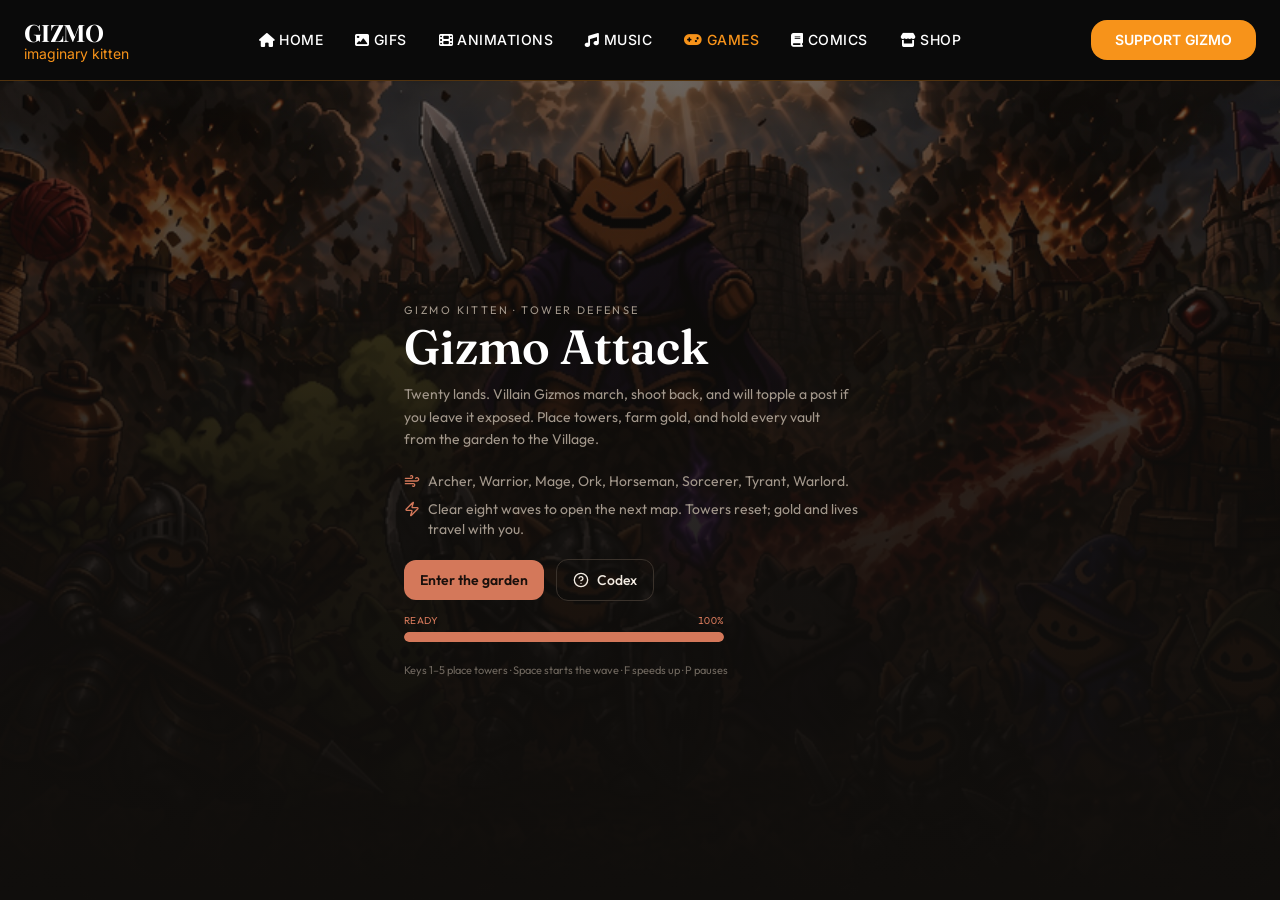
<file: index.html>
<!DOCTYPE html>
<html lang="en">
<head>
  <meta charset="UTF-8" />
  <meta name="viewport" content="width=device-width, initial-scale=1.0, maximum-scale=1.0, user-scalable=no" />
  <title>Gizmo Attack • Gizmo's Games</title>
  <link rel="icon" href="https://gizmokitten.io/favicon.ico" type="image/x-icon" />
  <link rel="stylesheet" href="https://cdnjs.cloudflare.com/ajax/libs/font-awesome/6.6.0/css/all.min.css" />
  <link rel="stylesheet" href="./assets/style.css" />
  <style>
    html, body, #root { height: 100%; margin: 0; background: #0A0A0A; overflow: hidden; }
  </style>
</head>
<body>
  <div id="root"></div>
  <script>window.__GIZMO_ASSETS = "./gizmo-attack";</script>
  <script src="./assets/play.js"></script>
</body>
</html>
</file>
<file: assets/style.css>
@import "https://fonts.googleapis.com/css2?family=Fraunces:opsz,wght@9..144,500;9..144,600;9..144,700&family=Outfit:wght@400;500;600&family=Playfair+Display:wght@700&family=Inter:wght@400;500;600;700&display=swap";@layer components;@layer properties{@supports (((-webkit-hyphens:none)) and (not (margin-trim:inline))) or ((-moz-orient:inline) and (not (color:rgb(from red r g b)))){*,:before,:after,::backdrop{--tw-scale-x:1;--tw-scale-y:1;--tw-scale-z:1;--tw-rotate-x:initial;--tw-rotate-y:initial;--tw-rotate-z:initial;--tw-skew-x:initial;--tw-skew-y:initial;--tw-space-y-reverse:0;--tw-border-style:solid;--tw-gradient-position:initial;--tw-gradient-from:#0000;--tw-gradient-via:#0000;--tw-gradient-to:#0000;--tw-gradient-stops:initial;--tw-gradient-via-stops:initial;--tw-gradient-from-position:0%;--tw-gradient-via-position:50%;--tw-gradient-to-position:100%;--tw-leading:initial;--tw-font-weight:initial;--tw-tracking:initial;--tw-ordinal:initial;--tw-slashed-zero:initial;--tw-numeric-figure:initial;--tw-numeric-spacing:initial;--tw-numeric-fraction:initial;--tw-shadow:0 0 #0000;--tw-shadow-color:initial;--tw-shadow-alpha:100%;--tw-inset-shadow:0 0 #0000;--tw-inset-shadow-color:initial;--tw-inset-shadow-alpha:100%;--tw-ring-color:initial;--tw-ring-shadow:0 0 #0000;--tw-inset-ring-color:initial;--tw-inset-ring-shadow:0 0 #0000;--tw-ring-inset:initial;--tw-ring-offset-width:0px;--tw-ring-offset-color:#fff;--tw-ring-offset-shadow:0 0 #0000;--tw-outline-style:solid;--tw-blur:initial;--tw-brightness:initial;--tw-contrast:initial;--tw-grayscale:initial;--tw-hue-rotate:initial;--tw-invert:initial;--tw-opacity:initial;--tw-saturate:initial;--tw-sepia:initial;--tw-drop-shadow:initial;--tw-drop-shadow-color:initial;--tw-drop-shadow-alpha:100%;--tw-drop-shadow-size:initial;--tw-backdrop-blur:initial;--tw-backdrop-brightness:initial;--tw-backdrop-contrast:initial;--tw-backdrop-grayscale:initial;--tw-backdrop-hue-rotate:initial;--tw-backdrop-invert:initial;--tw-backdrop-opacity:initial;--tw-backdrop-saturate:initial;--tw-backdrop-sepia:initial;--tw-duration:initial;--tw-ease:initial;--tw-content:"";--tw-translate-x:0;--tw-translate-y:0;--tw-translate-z:0}}}@layer theme{:root,:host{--font-sans:"Outfit", ui-sans-serif, system-ui, sans-serif;--font-mono:ui-monospace, SFMono-Regular, Menlo, Monaco, Consolas, "Liberation Mono", "Courier New", monospace;--color-red-500:oklch(63.7% .237 25.331);--color-orange-600:oklch(64.6% .222 41.116);--color-zinc-50:oklch(98.5% 0 none);--color-zinc-400:oklch(70.5% .015 286.067);--color-zinc-500:oklch(55.2% .016 285.938);--color-zinc-900:oklch(21% .006 285.885);--color-zinc-950:oklch(14.1% .005 285.823);--color-neutral-100:oklch(97% 0 none);--color-neutral-300:oklch(87% 0 none);--color-neutral-500:oklch(55.6% 0 none);--color-neutral-700:oklch(37.1% 0 none);--color-neutral-900:oklch(20.5% 0 none);--color-black:#000;--color-white:#fff;--spacing:.25rem;--container-xs:20rem;--container-sm:24rem;--container-md:28rem;--container-lg:32rem;--container-2xl:42rem;--container-7xl:80rem;--text-xs:.75rem;--text-xs--line-height:calc(1 / .75);--text-sm:.875rem;--text-sm--line-height:calc(1.25 / .875);--text-base:1rem;--text-lg:1.125rem;--text-lg--line-height:calc(1.75 / 1.125);--text-xl:1.25rem;--text-xl--line-height:calc(1.75 / 1.25);--text-2xl:1.5rem;--text-2xl--line-height:calc(2 / 1.5);--text-3xl:1.875rem;--text-4xl:2.25rem;--text-4xl--line-height:calc(2.5 / 2.25);--text-5xl:3rem;--text-5xl--line-height:1;--font-weight-normal:400;--font-weight-medium:500;--font-weight-semibold:600;--font-weight-bold:700;--tracking-tight:-.025em;--tracking-wide:.025em;--leading-tight:1.25;--leading-snug:1.375;--leading-normal:1.5;--leading-relaxed:1.625;--radius-xs:.125rem;--radius-sm:8px;--radius-md:12px;--radius-lg:16px;--radius-xl:24px;--radius-2xl:1rem;--ease-out:cubic-bezier(0, 0, .2, 1);--ease-in-out:cubic-bezier(.4, 0, .2, 1);--animate-pulse:pulse 2s cubic-bezier(.4, 0, .6, 1) infinite;--blur-sm:8px;--default-transition-duration:.15s;--default-transition-timing-function:cubic-bezier(.4, 0, .2, 1);--default-font-family:var(--font-sans);--default-mono-font-family:var(--font-mono);--color-bg:#100e0c;--color-surface:#1c1814;--color-raised:#261f19;--color-fg:#f3ece3;--color-muted:#a3988c;--color-faint:#6f675e;--color-accent:#d4785a;--color-accent-fg:#1a100c;--color-sage:#7d9a78;--color-sage-fg:#0f140f;--color-danger:#c45c4a;--color-border:#3a322b;--color-gold:#e6d3b3;--font-display:"Fraunces", ui-serif, Georgia, serif}}@layer base{*,:after,:before,::backdrop{box-sizing:border-box;border:0 solid;margin:0;padding:0}::file-selector-button{box-sizing:border-box;border:0 solid;margin:0;padding:0}html,:host{-webkit-text-size-adjust:100%;tab-size:4;line-height:1.5;font-family:var(--default-font-family,-apple-system, BlinkMacSystemFont, "Segoe UI", Roboto, "Helvetica Neue", "Noto Sans", Arial, sans-serif, "Apple Color Emoji", "Segoe UI Emoji", "Segoe UI Symbol", "Noto Color Emoji");font-feature-settings:var(--default-font-feature-settings,normal);font-variation-settings:var(--default-font-variation-settings,normal);-webkit-tap-highlight-color:transparent}hr{height:0;color:inherit;border-top-width:1px}abbr:where([title]){-webkit-text-decoration:underline dotted;text-decoration:underline dotted}h1,h2,h3,h4,h5,h6{font-size:inherit;font-weight:inherit}a{color:inherit;-webkit-text-decoration:inherit;-webkit-text-decoration:inherit;-webkit-text-decoration:inherit;-webkit-text-decoration:inherit;text-decoration:inherit}b,strong{font-weight:bolder}code,kbd,samp,pre{font-family:var(--default-mono-font-family,ui-monospace, SFMono-Regular, Menlo, Monaco, Consolas, "Liberation Mono", "Courier New", monospace);font-feature-settings:var(--default-mono-font-feature-settings,normal);font-variation-settings:var(--default-mono-font-variation-settings,normal);font-size:1em}small{font-size:80%}sub,sup{vertical-align:baseline;font-size:75%;line-height:0;position:relative}sub{bottom:-.25em}sup{top:-.5em}table{text-indent:0;border-color:inherit;border-collapse:collapse}:-moz-focusring:where(:not(iframe)){outline:auto}progress{vertical-align:baseline}summary{display:list-item}ol,ul,menu{list-style:none}img,svg,video,canvas,audio,iframe,embed,object{vertical-align:middle;display:block}img,video{max-width:100%;height:auto}button,input,select,optgroup,textarea{font:inherit;font-feature-settings:inherit;font-variation-settings:inherit;letter-spacing:inherit;color:inherit;opacity:1;background-color:#0000;border-radius:0}::file-selector-button{font:inherit;font-feature-settings:inherit;font-variation-settings:inherit;letter-spacing:inherit;color:inherit;opacity:1;background-color:#0000;border-radius:0}:where(select:is([multiple],[size])) optgroup{font-weight:bolder}:where(select:is([multiple],[size])) optgroup option{padding-inline-start:20px}::file-selector-button{margin-inline-end:4px}::placeholder{opacity:1}@supports (not ((-webkit-appearance:-apple-pay-button))) or (contain-intrinsic-size:1px){::placeholder{color:currentColor}@supports (color:color-mix(in lab, red, red)){::placeholder{color:color-mix(in oklab, currentcolor 50%, transparent)}}}textarea{resize:vertical}::-webkit-search-decoration{-webkit-appearance:none}::-webkit-date-and-time-value{min-height:1lh;text-align:inherit}::-webkit-datetime-edit{display:inline-flex}::-webkit-datetime-edit-fields-wrapper{padding:0}::-webkit-datetime-edit{padding-block:0}::-webkit-datetime-edit-year-field{padding-block:0}::-webkit-datetime-edit-month-field{padding-block:0}::-webkit-datetime-edit-day-field{padding-block:0}::-webkit-datetime-edit-hour-field{padding-block:0}::-webkit-datetime-edit-minute-field{padding-block:0}::-webkit-datetime-edit-second-field{padding-block:0}::-webkit-datetime-edit-millisecond-field{padding-block:0}::-webkit-datetime-edit-meridiem-field{padding-block:0}::-webkit-calendar-picker-indicator{line-height:1}:-moz-ui-invalid{box-shadow:none}button,input:where([type=button],[type=reset],[type=submit]){appearance:button}::file-selector-button{appearance:button}::-webkit-inner-spin-button{height:auto}::-webkit-outer-spin-button{height:auto}[hidden]:where(:not([hidden=until-found])){display:none!important}html,body,#app{background:var(--color-bg);min-height:100%;color:var(--color-fg);font-family:var(--font-sans)}button:not(:disabled),[role=button]:not(:disabled){cursor:pointer}*{box-sizing:border-box}}@layer utilities{.pointer-events-auto{pointer-events:auto}.pointer-events-none{pointer-events:none}.collapse{visibility:collapse}.invisible{visibility:hidden}.visible{visibility:visible}.absolute{position:absolute}.fixed{position:fixed}.relative{position:relative}.static{position:static}.sticky{position:sticky}.inset-0{inset:0}.inset-x-0{inset-inline:0}.top-2{top:calc(var(--spacing) * 2)}.right-1{right:var(--spacing)}.right-2{right:calc(var(--spacing) * 2)}.right-3{right:calc(var(--spacing) * 3)}.right-4{right:calc(var(--spacing) * 4)}.left-1{left:var(--spacing)}.left-2{left:calc(var(--spacing) * 2)}.left-3{left:calc(var(--spacing) * 3)}.left-4{left:calc(var(--spacing) * 4)}.z-20{z-index:20}.z-40{z-index:40}.container{width:100%}@media (width>=40rem){.container{max-width:40rem}}@media (width>=48rem){.container{max-width:48rem}}@media (width>=64rem){.container{max-width:64rem}}@media (width>=80rem){.container{max-width:80rem}}@media (width>=96rem){.container{max-width:96rem}}.mx-auto{margin-inline:auto}.-mt-1{margin-top:calc(var(--spacing) * -1)}.mt-0\.5{margin-top:calc(var(--spacing) * .5)}.mt-1{margin-top:var(--spacing)}.mt-1\.5{margin-top:calc(var(--spacing) * 1.5)}.mt-2{margin-top:calc(var(--spacing) * 2)}.mt-3{margin-top:calc(var(--spacing) * 3)}.mt-4{margin-top:calc(var(--spacing) * 4)}.mt-5{margin-top:calc(var(--spacing) * 5)}.mr-1{margin-right:var(--spacing)}.mb-1{margin-bottom:var(--spacing)}.ml-px{margin-left:1px}.block{display:block}.flex{display:flex}.grid{display:grid}.hidden{display:none}.inline{display:inline}.inline-flex{display:inline-flex}.table{display:table}.size-3{width:calc(var(--spacing) * 3);height:calc(var(--spacing) * 3)}.size-3\.5{width:calc(var(--spacing) * 3.5);height:calc(var(--spacing) * 3.5)}.size-4{width:calc(var(--spacing) * 4);height:calc(var(--spacing) * 4)}.size-5{width:calc(var(--spacing) * 5);height:calc(var(--spacing) * 5)}.size-7{width:calc(var(--spacing) * 7);height:calc(var(--spacing) * 7)}.size-8{width:calc(var(--spacing) * 8);height:calc(var(--spacing) * 8)}.size-9{width:calc(var(--spacing) * 9);height:calc(var(--spacing) * 9)}.size-10{width:calc(var(--spacing) * 10);height:calc(var(--spacing) * 10)}.size-14{width:calc(var(--spacing) * 14);height:calc(var(--spacing) * 14)}.h-1{height:var(--spacing)}.h-2\.5{height:calc(var(--spacing) * 2.5)}.h-8{height:calc(var(--spacing) * 8)}.h-16{height:calc(var(--spacing) * 16)}.h-20{height:calc(var(--spacing) * 20)}.h-dvh{height:100dvh}.h-full{height:100%}.max-h-\[min\(100\%\,640px\)\]{max-height:min(100%,640px)}.min-h-0{min-height:0}.min-h-dvh{min-height:100dvh}.min-h-full{min-height:100%}.min-h-screen{min-height:100vh}.w-8{width:calc(var(--spacing) * 8)}.w-12{width:calc(var(--spacing) * 12)}.w-full{width:100%}.max-w-2xl{max-width:var(--container-2xl)}.max-w-7xl{max-width:var(--container-7xl)}.max-w-\[9rem\]{max-width:9rem}.max-w-lg{max-width:var(--container-lg)}.max-w-md{max-width:var(--container-md)}.max-w-sm{max-width:var(--container-sm)}.max-w-xs{max-width:var(--container-xs)}.min-w-0{min-width:0}.min-w-\[68px\]{min-width:68px}.min-w-\[140px\]{min-width:140px}.flex-1{flex:1}.shrink{flex-shrink:1}.shrink-0{flex-shrink:0}.scale-100{--tw-scale-x:100%;--tw-scale-y:100%;--tw-scale-z:100%;scale:var(--tw-scale-x) var(--tw-scale-y)}.scale-\[0\.25\]{scale:.25}.transform{transform:var(--tw-rotate-x,) var(--tw-rotate-y,) var(--tw-rotate-z,) var(--tw-skew-x,) var(--tw-skew-y,)}.animate-pulse{animation:var(--animate-pulse)}.cursor-pointer{cursor:pointer}.touch-none{touch-action:none}.resize{resize:both}.list-disc{list-style-type:disc}.grid-cols-2{grid-template-columns:repeat(2,minmax(0,1fr))}.grid-cols-3{grid-template-columns:repeat(3,minmax(0,1fr))}.grid-cols-4{grid-template-columns:repeat(4,minmax(0,1fr))}.flex-col{flex-direction:column}.flex-row{flex-direction:row}.flex-wrap{flex-wrap:wrap}.place-items-center{place-items:center}.items-center{align-items:center}.items-start{align-items:flex-start}.justify-between{justify-content:space-between}.justify-center{justify-content:center}.justify-end{justify-content:flex-end}.gap-1{gap:var(--spacing)}.gap-1\.5{gap:calc(var(--spacing) * 1.5)}.gap-2{gap:calc(var(--spacing) * 2)}.gap-3{gap:calc(var(--spacing) * 3)}.gap-4{gap:calc(var(--spacing) * 4)}.gap-5{gap:calc(var(--spacing) * 5)}.gap-6{gap:calc(var(--spacing) * 6)}:where(.space-y-1>:not(:last-child)){--tw-space-y-reverse:0;margin-block-start:calc(var(--spacing) * var(--tw-space-y-reverse));margin-block-end:calc(var(--spacing) * calc(1 - var(--tw-space-y-reverse)))}:where(.space-y-2>:not(:last-child)){--tw-space-y-reverse:0;margin-block-start:calc(calc(var(--spacing) * 2) * var(--tw-space-y-reverse));margin-block-end:calc(calc(var(--spacing) * 2) * calc(1 - var(--tw-space-y-reverse)))}:where(.space-y-3>:not(:last-child)){--tw-space-y-reverse:0;margin-block-start:calc(calc(var(--spacing) * 3) * var(--tw-space-y-reverse));margin-block-end:calc(calc(var(--spacing) * 3) * calc(1 - var(--tw-space-y-reverse)))}.truncate{text-overflow:ellipsis;white-space:nowrap;overflow:hidden}.overflow-auto{overflow:auto}.overflow-hidden{overflow:hidden}.overflow-x-auto{overflow-x:auto}.overflow-y-auto{overflow-y:auto}.overscroll-contain{overscroll-behavior:contain}.rounded{border-radius:.25rem}.rounded-2xl{border-radius:var(--radius-2xl)}.rounded-full{border-radius:2147483647px}.rounded-lg{border-radius:var(--radius-lg)}.rounded-md{border-radius:var(--radius-md)}.rounded-xl{border-radius:var(--radius-xl)}.border{border-style:var(--tw-border-style);border-width:1px}.border-t{border-top-style:var(--tw-border-style);border-top-width:1px}.border-b{border-bottom-style:var(--tw-border-style);border-bottom-width:1px}.border-\[\#f7931a\]\/30{border-color:oklab(75.2349% .0765484 .147603/.3)}.border-accent{border-color:var(--color-accent)}.border-border{border-color:var(--color-border)}.border-neutral-300{border-color:var(--color-neutral-300)}.bg-\[\#0A0A0A\]{background-color:#0a0a0a}.bg-\[\#111\]{background-color:#111}.bg-\[\#f7931a\]{background-color:#f7931a}.bg-accent{background-color:var(--color-accent)}.bg-accent\/25{background-color:#d4785a40}@supports (color:color-mix(in lab, red, red)){.bg-accent\/25{background-color:color-mix(in oklab, var(--color-accent) 25%, transparent)}}.bg-bg{background-color:var(--color-bg)}.bg-bg\/70{background-color:#100e0cb3}@supports (color:color-mix(in lab, red, red)){.bg-bg\/70{background-color:color-mix(in oklab, var(--color-bg) 70%, transparent)}}.bg-black{background-color:var(--color-black)}.bg-black\/10{background-color:#0000001a}@supports (color:color-mix(in lab, red, red)){.bg-black\/10{background-color:color-mix(in oklab, var(--color-black) 10%, transparent)}}.bg-black\/70{background-color:#000000b3}@supports (color:color-mix(in lab, red, red)){.bg-black\/70{background-color:color-mix(in oklab, var(--color-black) 70%, transparent)}}.bg-raised{background-color:var(--color-raised)}.bg-raised\/50{background-color:#261f1980}@supports (color:color-mix(in lab, red, red)){.bg-raised\/50{background-color:color-mix(in oklab, var(--color-raised) 50%, transparent)}}.bg-raised\/60{background-color:#261f1999}@supports (color:color-mix(in lab, red, red)){.bg-raised\/60{background-color:color-mix(in oklab, var(--color-raised) 60%, transparent)}}.bg-sage{background-color:var(--color-sage)}.bg-surface{background-color:var(--color-surface)}.bg-surface\/90{background-color:#1c1814e6}@supports (color:color-mix(in lab, red, red)){.bg-surface\/90{background-color:color-mix(in oklab, var(--color-surface) 90%, transparent)}}.bg-white\/8{background-color:#ffffff14}@supports (color:color-mix(in lab, red, red)){.bg-white\/8{background-color:color-mix(in oklab, var(--color-white) 8%, transparent)}}.bg-zinc-50{background-color:var(--color-zinc-50)}.bg-gradient-to-t{--tw-gradient-position:to top in oklab;background-image:linear-gradient(var(--tw-gradient-stops))}.from-bg{--tw-gradient-from:var(--color-bg);--tw-gradient-stops:var(--tw-gradient-via-stops,var(--tw-gradient-position), var(--tw-gradient-from) var(--tw-gradient-from-position), var(--tw-gradient-to) var(--tw-gradient-to-position))}.via-bg\/80{--tw-gradient-via:#100e0ccc}@supports (color:color-mix(in lab, red, red)){.via-bg\/80{--tw-gradient-via:color-mix(in oklab, var(--color-bg) 80%, transparent)}}.via-bg\/80{--tw-gradient-via-stops:var(--tw-gradient-position), var(--tw-gradient-from) var(--tw-gradient-from-position), var(--tw-gradient-via) var(--tw-gradient-via-position), var(--tw-gradient-to) var(--tw-gradient-to-position);--tw-gradient-stops:var(--tw-gradient-via-stops)}.to-bg\/30{--tw-gradient-to:#100e0c4d}@supports (color:color-mix(in lab, red, red)){.to-bg\/30{--tw-gradient-to:color-mix(in oklab, var(--color-bg) 30%, transparent)}}.to-bg\/30{--tw-gradient-stops:var(--tw-gradient-via-stops,var(--tw-gradient-position), var(--tw-gradient-from) var(--tw-gradient-from-position), var(--tw-gradient-to) var(--tw-gradient-to-position))}.bg-cover{background-size:cover}.bg-center{background-position:50%}.object-contain{object-fit:contain}.object-cover{object-fit:cover}.p-1\.5{padding:calc(var(--spacing) * 1.5)}.p-2{padding:calc(var(--spacing) * 2)}.p-3{padding:calc(var(--spacing) * 3)}.p-5{padding:calc(var(--spacing) * 5)}.p-6{padding:calc(var(--spacing) * 6)}.p-8{padding:calc(var(--spacing) * 8)}.p-\[16px\]{padding:16px}.px-1{padding-inline:var(--spacing)}.px-1\.5{padding-inline:calc(var(--spacing) * 1.5)}.px-2{padding-inline:calc(var(--spacing) * 2)}.px-3{padding-inline:calc(var(--spacing) * 3)}.px-4{padding-inline:calc(var(--spacing) * 4)}.px-5{padding-inline:calc(var(--spacing) * 5)}.px-6{padding-inline:calc(var(--spacing) * 6)}.py-1{padding-block:var(--spacing)}.py-1\.5{padding-block:calc(var(--spacing) * 1.5)}.py-2{padding-block:calc(var(--spacing) * 2)}.py-2\.5{padding-block:calc(var(--spacing) * 2.5)}.py-3{padding-block:calc(var(--spacing) * 3)}.py-10{padding-block:calc(var(--spacing) * 10)}.pr-3\.5{padding-right:calc(var(--spacing) * 3.5)}.pb-0\.5{padding-bottom:calc(var(--spacing) * .5)}.pb-4{padding-bottom:calc(var(--spacing) * 4)}.pl-4{padding-left:calc(var(--spacing) * 4)}.text-center{text-align:center}.text-left{text-align:left}.text-right{text-align:right}.font-display{font-family:var(--font-display)}.text-2xl{font-size:var(--text-2xl);line-height:var(--tw-leading,var(--text-2xl--line-height))}.text-4xl{font-size:var(--text-4xl);line-height:var(--tw-leading,var(--text-4xl--line-height))}.text-lg{font-size:var(--text-lg);line-height:var(--tw-leading,var(--text-lg--line-height))}.text-sm{font-size:var(--text-sm);line-height:var(--tw-leading,var(--text-sm--line-height))}.text-xl{font-size:var(--text-xl);line-height:var(--tw-leading,var(--text-xl--line-height))}.text-xs{font-size:var(--text-xs);line-height:var(--tw-leading,var(--text-xs--line-height))}.text-\[9\.5px\]{font-size:9.5px}.text-\[9px\]{font-size:9px}.text-\[10px\]{font-size:10px}.text-\[11px\]{font-size:11px}.text-\[13px\]{font-size:13px}.leading-none{--tw-leading:1;line-height:1}.leading-relaxed{--tw-leading:var(--leading-relaxed);line-height:var(--leading-relaxed)}.leading-snug{--tw-leading:var(--leading-snug);line-height:var(--leading-snug)}.leading-tight{--tw-leading:var(--leading-tight);line-height:var(--leading-tight)}.font-bold{--tw-font-weight:var(--font-weight-bold);font-weight:var(--font-weight-bold)}.font-medium{--tw-font-weight:var(--font-weight-medium);font-weight:var(--font-weight-medium)}.font-normal{--tw-font-weight:var(--font-weight-normal);font-weight:var(--font-weight-normal)}.font-semibold{--tw-font-weight:var(--font-weight-semibold);font-weight:var(--font-weight-semibold)}.tracking-\[0\.5px\]{--tw-tracking:.5px;letter-spacing:.5px}.tracking-\[0\.14em\]{--tw-tracking:.14em;letter-spacing:.14em}.tracking-\[0\.16em\]{--tw-tracking:.16em;letter-spacing:.16em}.tracking-\[0\.18em\]{--tw-tracking:.18em;letter-spacing:.18em}.tracking-\[0\.22em\]{--tw-tracking:.22em;letter-spacing:.22em}.tracking-tight{--tw-tracking:var(--tracking-tight);letter-spacing:var(--tracking-tight)}.tracking-wide{--tw-tracking:var(--tracking-wide);letter-spacing:var(--tracking-wide)}.text-balance{text-wrap:balance}.text-wrap{text-wrap:wrap}.break-words{overflow-wrap:break-word}.whitespace-nowrap{white-space:nowrap}.text-\[\#0A0A0A\]{color:#0a0a0a}.text-\[\#f7931a\]{color:#f7931a}.text-accent{color:var(--color-accent)}.text-accent-fg{color:var(--color-accent-fg)}.text-danger{color:var(--color-danger)}.text-faint{color:var(--color-faint)}.text-fg{color:var(--color-fg)}.text-gold{color:var(--color-gold)}.text-muted{color:var(--color-muted)}.text-neutral-500{color:var(--color-neutral-500)}.text-red-500{color:var(--color-red-500)}.text-sage{color:var(--color-sage)}.text-sage-fg{color:var(--color-sage-fg)}.text-white{color:var(--color-white)}.text-zinc-500{color:var(--color-zinc-500)}.text-zinc-900{color:var(--color-zinc-900)}.uppercase{text-transform:uppercase}.tabular-nums{--tw-numeric-spacing:tabular-nums;font-variant-numeric:var(--tw-ordinal,) var(--tw-slashed-zero,) var(--tw-numeric-figure,) var(--tw-numeric-spacing,) var(--tw-numeric-fraction,)}.underline{text-decoration-line:underline}.decoration-border{-webkit-text-decoration-color:var(--color-border);-webkit-text-decoration-color:var(--color-border);-webkit-text-decoration-color:var(--color-border);text-decoration-color:var(--color-border)}.underline-offset-4{text-underline-offset:4px}.antialiased{-webkit-font-smoothing:antialiased;-moz-osx-font-smoothing:grayscale}.opacity-0{opacity:0}.opacity-45{opacity:.45}.opacity-55{opacity:.55}.opacity-70{opacity:.7}.opacity-100{opacity:1}.shadow{--tw-shadow:0 1px 3px 0 var(--tw-shadow-color,#0000001a), 0 1px 2px -1px var(--tw-shadow-color,#0000001a);box-shadow:var(--tw-inset-shadow), var(--tw-inset-ring-shadow), var(--tw-ring-offset-shadow), var(--tw-ring-shadow), var(--tw-shadow)}.shadow-xl{--tw-shadow:0 20px 25px -5px var(--tw-shadow-color,#0000001a), 0 8px 10px -6px var(--tw-shadow-color,#0000001a);box-shadow:var(--tw-inset-shadow), var(--tw-inset-ring-shadow), var(--tw-ring-offset-shadow), var(--tw-ring-shadow), var(--tw-shadow)}.ring{--tw-ring-shadow:var(--tw-ring-inset,) 0 0 0 calc(1px + var(--tw-ring-offset-width)) var(--tw-ring-color,currentcolor);box-shadow:var(--tw-inset-shadow), var(--tw-inset-ring-shadow), var(--tw-ring-offset-shadow), var(--tw-ring-shadow), var(--tw-shadow)}.outline,.outline-1{outline-style:var(--tw-outline-style);outline-width:1px}.-outline-offset-1{outline-offset:calc(1px * -1)}.outline-black\/10{outline-color:#0000001a}@supports (color:color-mix(in lab, red, red)){.outline-black\/10{outline-color:color-mix(in oklab, var(--color-black) 10%, transparent)}}.blur{--tw-blur:blur(8px);filter:var(--tw-blur,) var(--tw-brightness,) var(--tw-contrast,) var(--tw-grayscale,) var(--tw-hue-rotate,) var(--tw-invert,) var(--tw-saturate,) var(--tw-sepia,) var(--tw-drop-shadow,)}.blur-\[4px\]{--tw-blur:blur(4px);filter:var(--tw-blur,) var(--tw-brightness,) var(--tw-contrast,) var(--tw-grayscale,) var(--tw-hue-rotate,) var(--tw-invert,) var(--tw-saturate,) var(--tw-sepia,) var(--tw-drop-shadow,)}.blur-none{--tw-blur: ;filter:var(--tw-blur,) var(--tw-brightness,) var(--tw-contrast,) var(--tw-grayscale,) var(--tw-hue-rotate,) var(--tw-invert,) var(--tw-saturate,) var(--tw-sepia,) var(--tw-drop-shadow,)}.grayscale{--tw-grayscale:grayscale(100%);filter:var(--tw-blur,) var(--tw-brightness,) var(--tw-contrast,) var(--tw-grayscale,) var(--tw-hue-rotate,) var(--tw-invert,) var(--tw-saturate,) var(--tw-sepia,) var(--tw-drop-shadow,)}.invert{--tw-invert:invert(100%);filter:var(--tw-blur,) var(--tw-brightness,) var(--tw-contrast,) var(--tw-grayscale,) var(--tw-hue-rotate,) var(--tw-invert,) var(--tw-saturate,) var(--tw-sepia,) var(--tw-drop-shadow,)}.sepia{--tw-sepia:sepia(100%);filter:var(--tw-blur,) var(--tw-brightness,) var(--tw-contrast,) var(--tw-grayscale,) var(--tw-hue-rotate,) var(--tw-invert,) var(--tw-saturate,) var(--tw-sepia,) var(--tw-drop-shadow,)}.filter{filter:var(--tw-blur,) var(--tw-brightness,) var(--tw-contrast,) var(--tw-grayscale,) var(--tw-hue-rotate,) var(--tw-invert,) var(--tw-saturate,) var(--tw-sepia,) var(--tw-drop-shadow,)}.backdrop-blur-\[2px\]{--tw-backdrop-blur:blur(2px);-webkit-backdrop-filter:var(--tw-backdrop-blur,) var(--tw-backdrop-brightness,) var(--tw-backdrop-contrast,) var(--tw-backdrop-grayscale,) var(--tw-backdrop-hue-rotate,) var(--tw-backdrop-invert,) var(--tw-backdrop-opacity,) var(--tw-backdrop-saturate,) var(--tw-backdrop-sepia,);backdrop-filter:var(--tw-backdrop-blur,) var(--tw-backdrop-brightness,) var(--tw-backdrop-contrast,) var(--tw-backdrop-grayscale,) var(--tw-backdrop-hue-rotate,) var(--tw-backdrop-invert,) var(--tw-backdrop-opacity,) var(--tw-backdrop-saturate,) var(--tw-backdrop-sepia,)}.backdrop-blur-sm{--tw-backdrop-blur:blur(var(--blur-sm));-webkit-backdrop-filter:var(--tw-backdrop-blur,) var(--tw-backdrop-brightness,) var(--tw-backdrop-contrast,) var(--tw-backdrop-grayscale,) var(--tw-backdrop-hue-rotate,) var(--tw-backdrop-invert,) var(--tw-backdrop-opacity,) var(--tw-backdrop-saturate,) var(--tw-backdrop-sepia,);backdrop-filter:var(--tw-backdrop-blur,) var(--tw-backdrop-brightness,) var(--tw-backdrop-contrast,) var(--tw-backdrop-grayscale,) var(--tw-backdrop-hue-rotate,) var(--tw-backdrop-invert,) var(--tw-backdrop-opacity,) var(--tw-backdrop-saturate,) var(--tw-backdrop-sepia,)}.transition{transition-property:color,background-color,border-color,outline-color,text-decoration-color,fill,stroke,--tw-gradient-from,--tw-gradient-via,--tw-gradient-to,opacity,box-shadow,transform,translate,scale,rotate,filter,-webkit-backdrop-filter,backdrop-filter,display,content-visibility,overlay,pointer-events;transition-timing-function:var(--tw-ease,var(--default-transition-timing-function));transition-duration:var(--tw-duration,var(--default-transition-duration))}.transition-\[box-shadow\]{transition-property:box-shadow;transition-timing-function:var(--tw-ease,var(--default-transition-timing-function));transition-duration:var(--tw-duration,var(--default-transition-duration))}.transition-\[opacity\,filter\,scale\]{transition-property:opacity,filter,scale;transition-timing-function:var(--tw-ease,var(--default-transition-timing-function));transition-duration:var(--tw-duration,var(--default-transition-duration))}.transition-\[scale\,background-color\]{transition-property:scale,background-color;transition-timing-function:var(--tw-ease,var(--default-transition-timing-function));transition-duration:var(--tw-duration,var(--default-transition-duration))}.transition-\[scale\,opacity\,filter\]{transition-property:scale,opacity,filter;transition-timing-function:var(--tw-ease,var(--default-transition-timing-function));transition-duration:var(--tw-duration,var(--default-transition-duration))}.transition-\[width\]{transition-property:width;transition-timing-function:var(--tw-ease,var(--default-transition-timing-function));transition-duration:var(--tw-duration,var(--default-transition-duration))}.transition-colors{transition-property:color,background-color,border-color,outline-color,text-decoration-color,fill,stroke,--tw-gradient-from,--tw-gradient-via,--tw-gradient-to;transition-timing-function:var(--tw-ease,var(--default-transition-timing-function));transition-duration:var(--tw-duration,var(--default-transition-duration))}.transition-transform{transition-property:transform,translate,scale,rotate;transition-timing-function:var(--tw-ease,var(--default-transition-timing-function));transition-duration:var(--tw-duration,var(--default-transition-duration))}.duration-150{--tw-duration:.15s;transition-duration:.15s}.duration-200{--tw-duration:.2s;transition-duration:.2s}.duration-300{--tw-duration:.3s;transition-duration:.3s}.ease-\[cubic-bezier\(0\.2\,0\,0\,1\)\]{--tw-ease:cubic-bezier(.2,0,0,1);transition-timing-function:cubic-bezier(.2,0,0,1)}.ease-out{--tw-ease:var(--ease-out);transition-timing-function:var(--ease-out)}.after\:absolute:after{content:var(--tw-content);position:absolute}.after\:top-1\/2:after{content:var(--tw-content);top:50%}.after\:left-1\/2:after{content:var(--tw-content);left:50%}.after\:size-10:after{content:var(--tw-content);width:calc(var(--spacing) * 10);height:calc(var(--spacing) * 10)}.after\:-translate-1\/2:after{content:var(--tw-content);--tw-translate-x:calc(calc(1 / 2 * 100%) * -1);--tw-translate-y:calc(calc(1 / 2 * 100%) * -1);translate:var(--tw-translate-x) var(--tw-translate-y)}@media (hover:hover){.hover\:border-accent:hover{border-color:var(--color-accent)}.hover\:border-muted:hover{border-color:var(--color-muted)}.hover\:bg-\[\#f7931a\]\/20:hover{background-color:oklab(75.2349% .0765484 .147603/.2)}.hover\:bg-neutral-100:hover{background-color:var(--color-neutral-100)}.hover\:bg-orange-600:hover{background-color:var(--color-orange-600)}.hover\:text-\[\#f7931a\]:hover{color:#f7931a}.hover\:text-fg:hover{color:var(--color-fg)}.hover\:underline:hover{text-decoration-line:underline}}.active\:scale-\[0\.96\]:active,.active\:not-disabled\:scale-\[0\.96\]:active:not(:disabled){scale:.96}.disabled\:opacity-40:disabled{opacity:.4}.disabled\:opacity-50:disabled{opacity:.5}@media (width>=40rem){.sm\:p-4{padding:calc(var(--spacing) * 4)}.sm\:px-6{padding-inline:calc(var(--spacing) * 6)}.sm\:text-5xl{font-size:var(--text-5xl);line-height:var(--tw-leading,var(--text-5xl--line-height))}}@media (width>=48rem){.md\:flex{display:flex}.md\:hidden{display:none}}@media (width>=64rem){.lg\:block{display:block}.lg\:h-full{height:100%}.lg\:w-72{width:calc(var(--spacing) * 72)}.lg\:min-w-0{min-width:0}.lg\:flex-col{flex-direction:column}.lg\:flex-row{flex-direction:row}.lg\:gap-8{gap:calc(var(--spacing) * 8)}.lg\:overflow-hidden{overflow:hidden}.lg\:border-t-0{border-top-style:var(--tw-border-style);border-top-width:0}.lg\:border-l{border-left-style:var(--tw-border-style);border-left-width:1px}.lg\:p-3{padding:calc(var(--spacing) * 3)}.lg\:px-1\.5{padding-inline:calc(var(--spacing) * 1.5)}}@media (prefers-color-scheme:dark){.dark\:border-neutral-700{border-color:var(--color-neutral-700)}.dark\:bg-white\/20{background-color:#fff3}@supports (color:color-mix(in lab, red, red)){.dark\:bg-white\/20{background-color:color-mix(in oklab, var(--color-white) 20%, transparent)}}.dark\:bg-zinc-950{background-color:var(--color-zinc-950)}.dark\:text-zinc-50{color:var(--color-zinc-50)}.dark\:text-zinc-400{color:var(--color-zinc-400)}.dark\:outline-white\/10{outline-color:#ffffff1a}@supports (color:color-mix(in lab, red, red)){.dark\:outline-white\/10{outline-color:color-mix(in oklab, var(--color-white) 10%, transparent)}}@media (hover:hover){.dark\:hover\:bg-neutral-900:hover{background-color:var(--color-neutral-900)}}}}@media (prefers-reduced-motion:reduce){*,:before,:after{transition-duration:.01ms!important;animation-duration:.01ms!important;animation-iteration-count:1!important}}@property --tw-scale-x{syntax:"*";inherits:false;initial-value:1}@property --tw-scale-y{syntax:"*";inherits:false;initial-value:1}@property --tw-scale-z{syntax:"*";inherits:false;initial-value:1}@property --tw-rotate-x{syntax:"*";inherits:false}@property --tw-rotate-y{syntax:"*";inherits:false}@property --tw-rotate-z{syntax:"*";inherits:false}@property --tw-skew-x{syntax:"*";inherits:false}@property --tw-skew-y{syntax:"*";inherits:false}@property --tw-space-y-reverse{syntax:"*";inherits:false;initial-value:0}@property --tw-border-style{syntax:"*";inherits:false;initial-value:solid}@property --tw-gradient-position{syntax:"*";inherits:false}@property --tw-gradient-from{syntax:"<color>";inherits:false;initial-value:#0000}@property --tw-gradient-via{syntax:"<color>";inherits:false;initial-value:#0000}@property --tw-gradient-to{syntax:"<color>";inherits:false;initial-value:#0000}@property --tw-gradient-stops{syntax:"*";inherits:false}@property --tw-gradient-via-stops{syntax:"*";inherits:false}@property --tw-gradient-from-position{syntax:"<length-percentage>";inherits:false;initial-value:0%}@property --tw-gradient-via-position{syntax:"<length-percentage>";inherits:false;initial-value:50%}@property --tw-gradient-to-position{syntax:"<length-percentage>";inherits:false;initial-value:100%}@property --tw-leading{syntax:"*";inherits:false}@property --tw-font-weight{syntax:"*";inherits:false}@property --tw-tracking{syntax:"*";inherits:false}@property --tw-ordinal{syntax:"*";inherits:false}@property --tw-slashed-zero{syntax:"*";inherits:false}@property --tw-numeric-figure{syntax:"*";inherits:false}@property --tw-numeric-spacing{syntax:"*";inherits:false}@property --tw-numeric-fraction{syntax:"*";inherits:false}@property --tw-shadow{syntax:"*";inherits:false;initial-value:0 0 #0000}@property --tw-shadow-color{syntax:"*";inherits:false}@property --tw-shadow-alpha{syntax:"<percentage>";inherits:false;initial-value:100%}@property --tw-inset-shadow{syntax:"*";inherits:false;initial-value:0 0 #0000}@property --tw-inset-shadow-color{syntax:"*";inherits:false}@property --tw-inset-shadow-alpha{syntax:"<percentage>";inherits:false;initial-value:100%}@property --tw-ring-color{syntax:"*";inherits:false}@property --tw-ring-shadow{syntax:"*";inherits:false;initial-value:0 0 #0000}@property --tw-inset-ring-color{syntax:"*";inherits:false}@property --tw-inset-ring-shadow{syntax:"*";inherits:false;initial-value:0 0 #0000}@property --tw-ring-inset{syntax:"*";inherits:false}@property --tw-ring-offset-width{syntax:"<length>";inherits:false;initial-value:0}@property --tw-ring-offset-color{syntax:"*";inherits:false;initial-value:#fff}@property --tw-ring-offset-shadow{syntax:"*";inherits:false;initial-value:0 0 #0000}@property --tw-outline-style{syntax:"*";inherits:false;initial-value:solid}@property --tw-blur{syntax:"*";inherits:false}@property --tw-brightness{syntax:"*";inherits:false}@property --tw-contrast{syntax:"*";inherits:false}@property --tw-grayscale{syntax:"*";inherits:false}@property --tw-hue-rotate{syntax:"*";inherits:false}@property --tw-invert{syntax:"*";inherits:false}@property --tw-opacity{syntax:"*";inherits:false}@property --tw-saturate{syntax:"*";inherits:false}@property --tw-sepia{syntax:"*";inherits:false}@property --tw-drop-shadow{syntax:"*";inherits:false}@property --tw-drop-shadow-color{syntax:"*";inherits:false}@property --tw-drop-shadow-alpha{syntax:"<percentage>";inherits:false;initial-value:100%}@property --tw-drop-shadow-size{syntax:"*";inherits:false}@property --tw-backdrop-blur{syntax:"*";inherits:false}@property --tw-backdrop-brightness{syntax:"*";inherits:false}@property --tw-backdrop-contrast{syntax:"*";inherits:false}@property --tw-backdrop-grayscale{syntax:"*";inherits:false}@property --tw-backdrop-hue-rotate{syntax:"*";inherits:false}@property --tw-backdrop-invert{syntax:"*";inherits:false}@property --tw-backdrop-opacity{syntax:"*";inherits:false}@property --tw-backdrop-saturate{syntax:"*";inherits:false}@property --tw-backdrop-sepia{syntax:"*";inherits:false}@property --tw-duration{syntax:"*";inherits:false}@property --tw-ease{syntax:"*";inherits:false}@property --tw-content{syntax:"*";inherits:false;initial-value:""}@property --tw-translate-x{syntax:"*";inherits:false;initial-value:0}@property --tw-translate-y{syntax:"*";inherits:false;initial-value:0}@property --tw-translate-z{syntax:"*";inherits:false;initial-value:0}@keyframes pulse{50%{opacity:.5}}
/*$vite$:1*/
</file>
